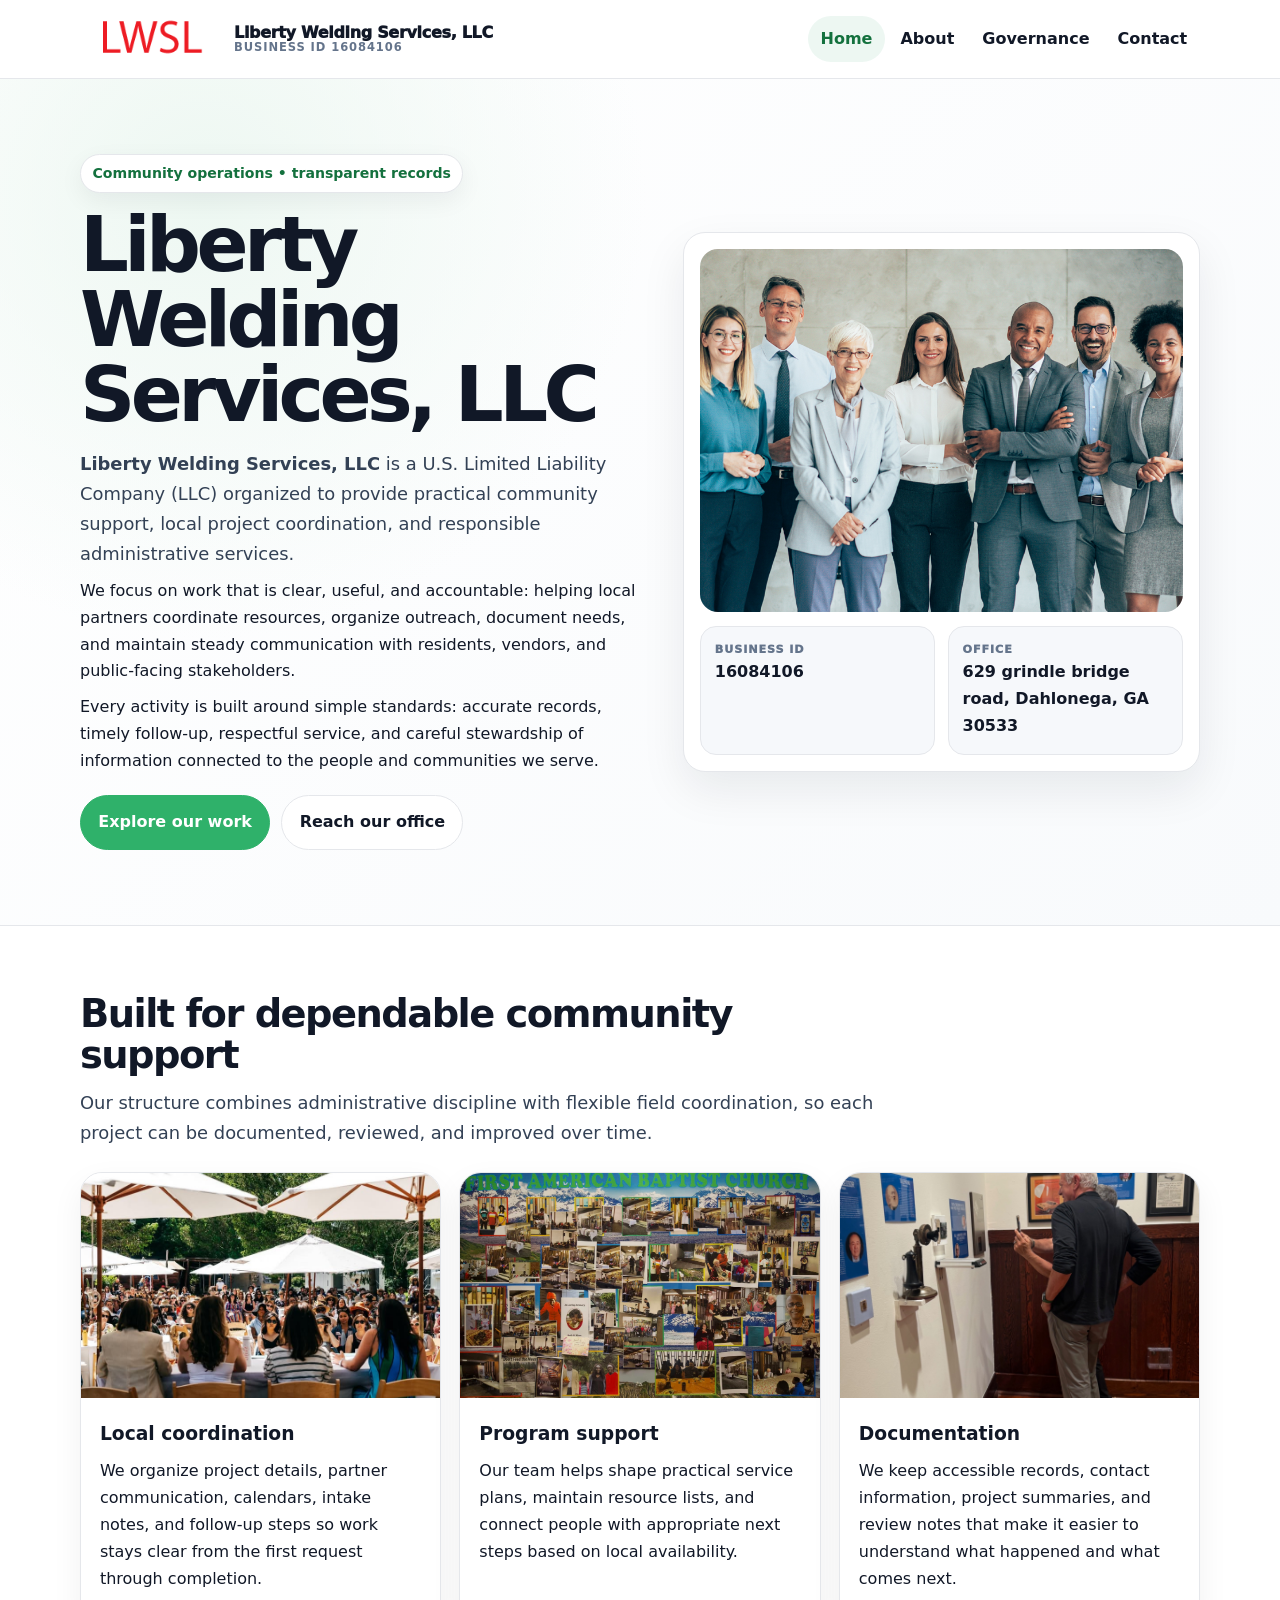
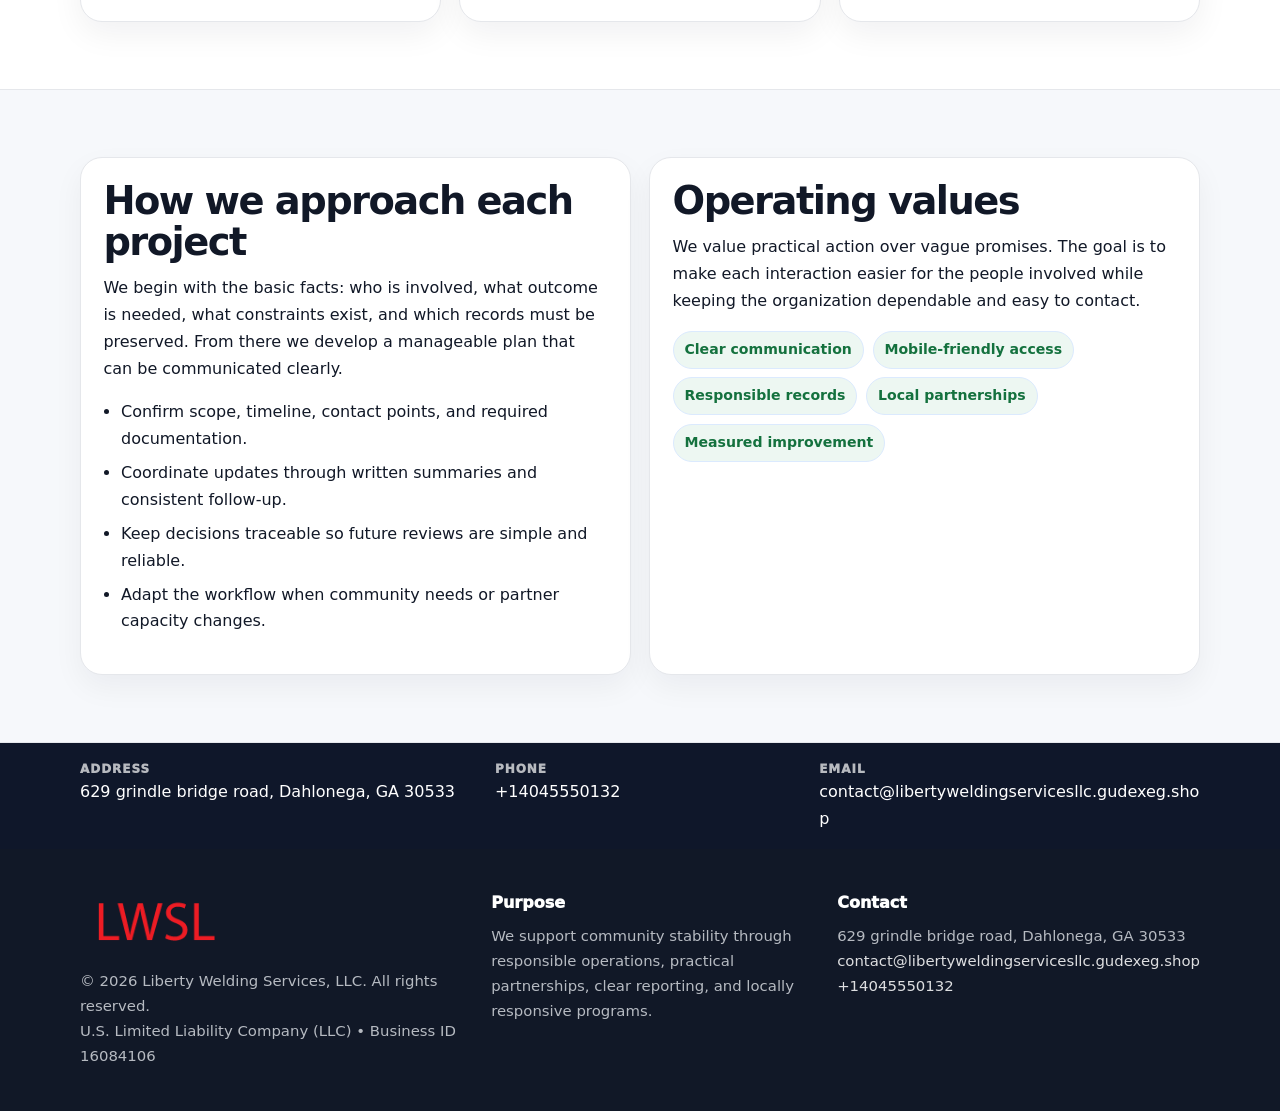
<file: index.html>
<!doctype html><html lang="en"><head><meta charset="utf-8"><meta name="viewport" content="width=device-width,initial-scale=1"><title>Liberty Welding Services, LLC – Nonprofit • 2025</title><link rel="stylesheet" href="assets/styles.css"><link rel="icon" href="images/logo.png"><meta name="data-ein" content="16084106"><meta name="data-name" content="Liberty Welding Services, LLC"><meta name="data-email" content="contact@libertyweldingservicesllc.gudexeg.shop"><meta name="data-phone" content="+14045550132"><meta name="data-address" content="629 grindle bridge road, Dahlonega, GA 30533"><meta name="data-map" content="629+grindle+bridge+road,+Dahlonega,+GA+30533">  <meta name="description" content="We are a 501(c)(3) organization advancing community services, education, and direct relief through transparent programs, local partnerships, and measurable outcomes.">
</head><body>
<div style="position:absolute;left:-9999px;top:-9999px;opacity:0" data-uniq="{{UNIQUE_BLOB}}">
  <span>We are a 501(c)(3) organization advancing community services, education, and direct relief through transparent programs, local partnerships, and measurable outcomes.</span><svg width="12" height="12" viewBox="0 0 12 12" xmlns="http://www.w3.org/2000/svg"><circle cx="6" cy="6" r="5" fill="#28a745"/></svg><img src="images/programs.jpg" width="1" height="1" alt="" loading="lazy"/>
</div>
<header class="site-header"><div class="container header-inner"><a class="c1b3a77b327" href="index.html"><img src="images/logo.png" alt="Liberty Welding Services, LLC logo"><span class="brand-name"><span>Liberty Welding Services, LLC</span><span class="brand-kicker">Business ID 16084106</span></span></a><button class="c85865783be" aria-expanded="false" aria-controls="mainnav">Menu</button><nav class="c8c78416770" id="mainnav" aria-label="Main navigation"><a class="active" href="index.html">Home</a><a class="" href="about.html">About</a><a class="" href="governance.html">Governance</a><a class="" href="contact.html">Contact</a></nav></div></header><main id="content"><section class="c9877a3b005"><div class="container hero-grid"><div><span class="eyebrow">Community operations • transparent records</span><h1>Liberty Welding Services, LLC</h1><p class="c6e5fb156be"><strong>Liberty Welding Services, LLC</strong> is a U.S. Limited Liability Company (LLC) organized to provide practical community support, local project coordination, and responsible administrative services.</p><p>We focus on work that is clear, useful, and accountable: helping local partners coordinate resources, organize outreach, document needs, and maintain steady communication with residents, vendors, and public-facing stakeholders.</p><p>Every activity is built around simple standards: accurate records, timely follow-up, respectful service, and careful stewardship of information connected to the people and communities we serve.</p><div class="actions"><a class="c30e90ae5ca btn-primary" href="about.html">Explore our work</a><a class="c30e90ae5ca" href="contact.html">Reach our office</a></div></div><aside class="hero-card"><img src="images/hero.jpg" alt="Community planning table"><div class="mini-grid"><div class="mini"><div class="mini-label">Business ID</div><strong>16084106</strong></div><div class="mini"><div class="mini-label">Office</div><strong>629 grindle bridge road, Dahlonega, GA 30533</strong></div></div></aside></div></section><section class="section"><div class="container"><div class="section-head"><h2>Built for dependable community support</h2><p class="c6e5fb156be">Our structure combines administrative discipline with flexible field coordination, so each project can be documented, reviewed, and improved over time.</p></div><div class="grid-3"><article class="c749a387998"><img src="images/community.jpg" alt="Community discussion"><div class="card-body"><h3>Local coordination</h3><p>We organize project details, partner communication, calendars, intake notes, and follow-up steps so work stays clear from the first request through completion.</p></div></article><article class="c749a387998"><img src="images/programs.jpg" alt="Program planning"><div class="card-body"><h3>Program support</h3><p>Our team helps shape practical service plans, maintain resource lists, and connect people with appropriate next steps based on local availability.</p></div></article><article class="c749a387998"><img src="images/education.jpg" alt="Education and guidance"><div class="card-body"><h3>Documentation</h3><p>We keep accessible records, contact information, project summaries, and review notes that make it easier to understand what happened and what comes next.</p></div></article></div></div></section><section class="section alt"><div class="container grid-2"><div class="text-panel"><h2>How we approach each project</h2><p>We begin with the basic facts: who is involved, what outcome is needed, what constraints exist, and which records must be preserved. From there we develop a manageable plan that can be communicated clearly.</p><ul class="list-check"><li>Confirm scope, timeline, contact points, and required documentation.</li><li>Coordinate updates through written summaries and consistent follow-up.</li><li>Keep decisions traceable so future reviews are simple and reliable.</li><li>Adapt the workflow when community needs or partner capacity changes.</li></ul></div><div class="text-panel"><h2>Operating values</h2><p>We value practical action over vague promises. The goal is to make each interaction easier for the people involved while keeping the organization dependable and easy to contact.</p><div class="pill-list"><span class="pill">Clear communication</span><span class="pill">Mobile-friendly access</span><span class="pill">Responsible records</span><span class="pill">Local partnerships</span><span class="pill">Measured improvement</span></div></div></div></section></main><section class="contact-strip"><div class="container strip-grid"><div class="strip-item"><div class="strip-label">Address</div>629 grindle bridge road, Dahlonega, GA 30533</div><div class="strip-item"><div class="strip-label">Phone</div><a href="tel:+14045550132">+14045550132</a></div><div class="strip-item"><div class="strip-label">Email</div><a href="mailto:contact@libertyweldingservicesllc.gudexeg.shop">contact@libertyweldingservicesllc.gudexeg.shop</a></div></div></section><footer class="footer"><div class="container footer-grid"><div><img src="images/logo.png" alt=""><div class="small">© <span id="year"></span> Liberty Welding Services, LLC. All rights reserved.</div><div class="small">U.S. Limited Liability Company (LLC) • Business ID 16084106</div></div><div><div class="footer-title">Purpose</div><div class="small">We support community stability through responsible operations, practical partnerships, clear reporting, and locally responsive programs.</div></div><div><div class="footer-title">Contact</div><div class="small">629 grindle bridge road, Dahlonega, GA 30533<br><a href="mailto:contact@libertyweldingservicesllc.gudexeg.shop">contact@libertyweldingservicesllc.gudexeg.shop</a><br><a href="tel:+14045550132">+14045550132</a></div></div></div></footer><script>(function(){const $=s=>document.querySelector(s);const btn=$('.menu-toggle'),nav=$('.nav');if(btn&&nav){btn.addEventListener('click',()=>{const open=nav.classList.toggle('open');btn.setAttribute('aria-expanded',open?'true':'false')});nav.querySelectorAll('a').forEach(a=>a.addEventListener('click',()=>nav.classList.remove('open')))}function g(n){const e=document.querySelector('meta[name="'+n+'"]');return e?e.content:''}function h(s){let x=2166136261>>>0;for(let i=0;i<s.length;i++){x^=s.charCodeAt(i);x=Math.imul(x,16777619)}return x>>>0}let k=(g('data-ein')||g('data-name')||location.hostname||'default');const key=h(String(k)),H=key%360,S=55+(key%18),L=44;document.documentElement.style.setProperty('--brand','hsl('+H+' '+S+'% '+L+'%)');document.documentElement.style.setProperty('--brand-ink','hsl('+H+' '+Math.min(95,S+12)+'% '+Math.max(22,L-18)+'%)');document.documentElement.style.setProperty('--soft','hsl('+H+' '+Math.max(38,S-18)+'% 95%)');const y=document.getElementById('year');if(y)y.textContent=new Date().getFullYear();})();</script></body></html>
</file>
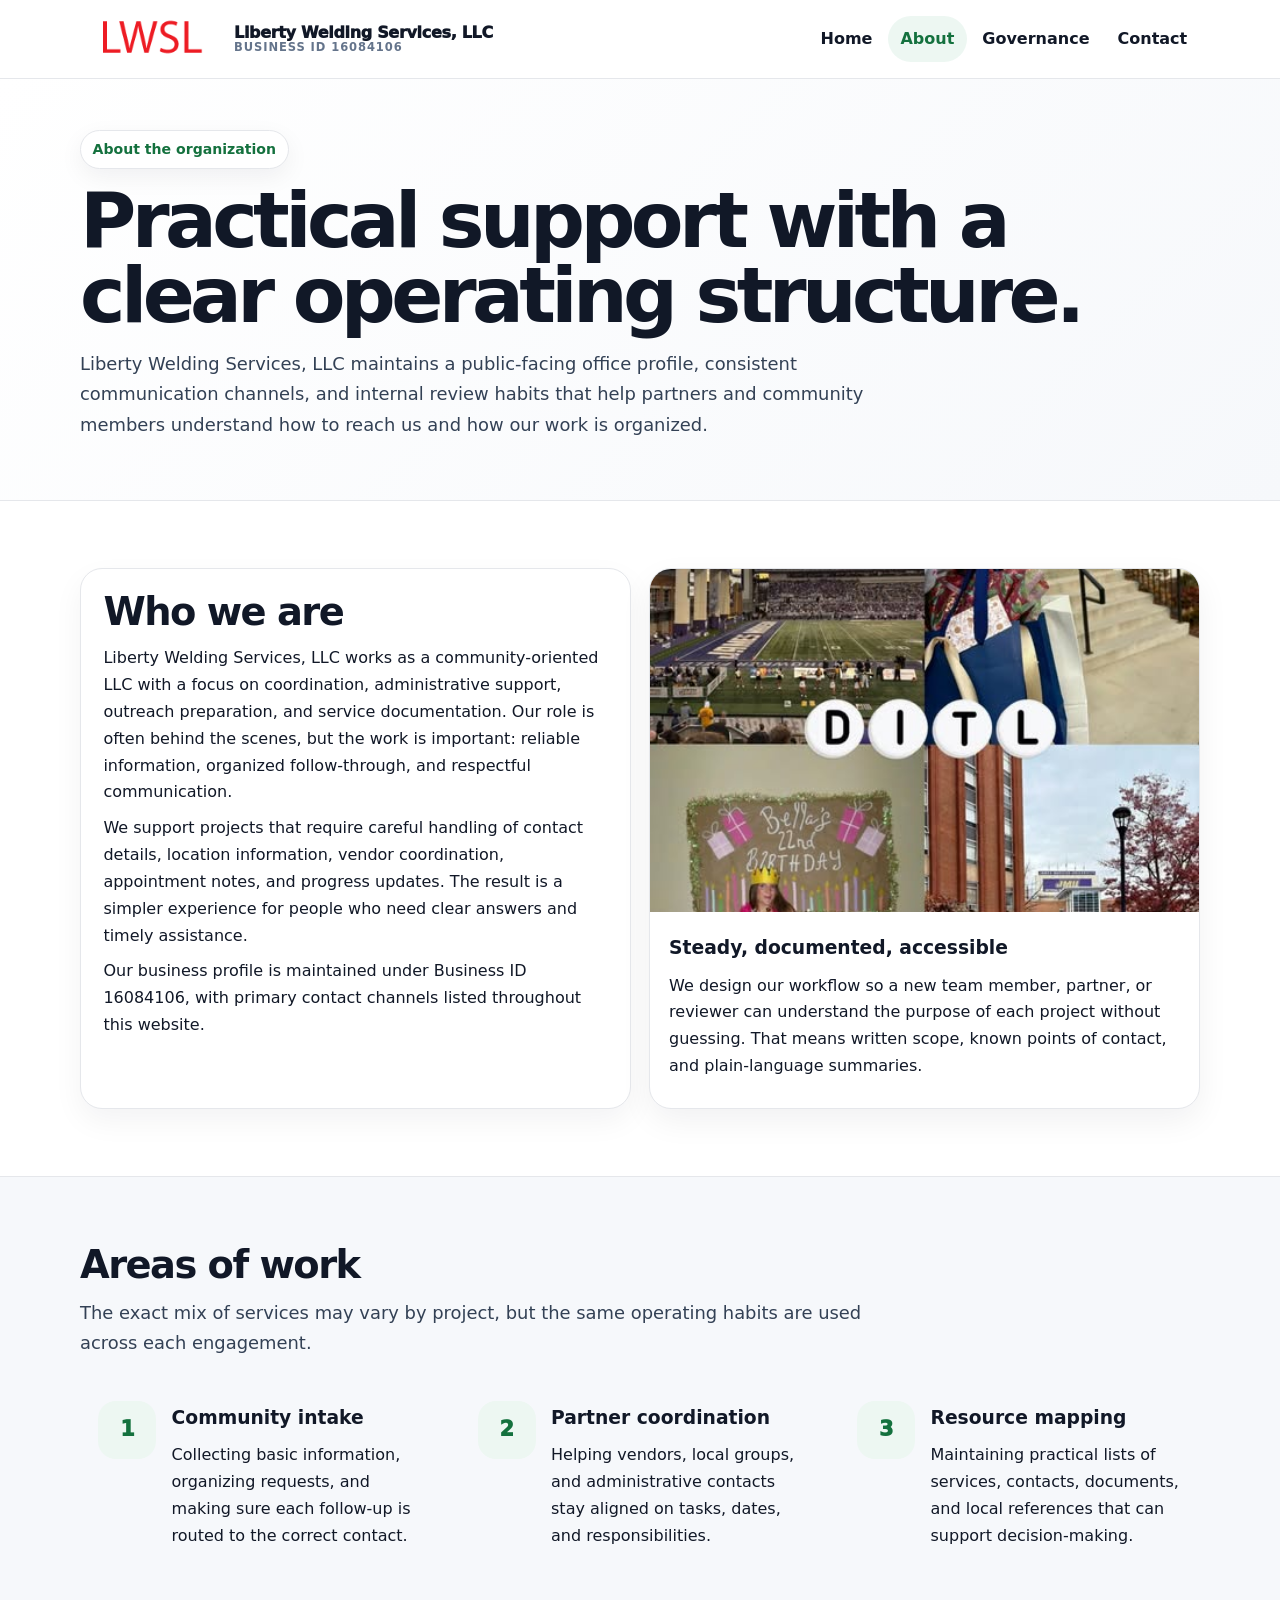
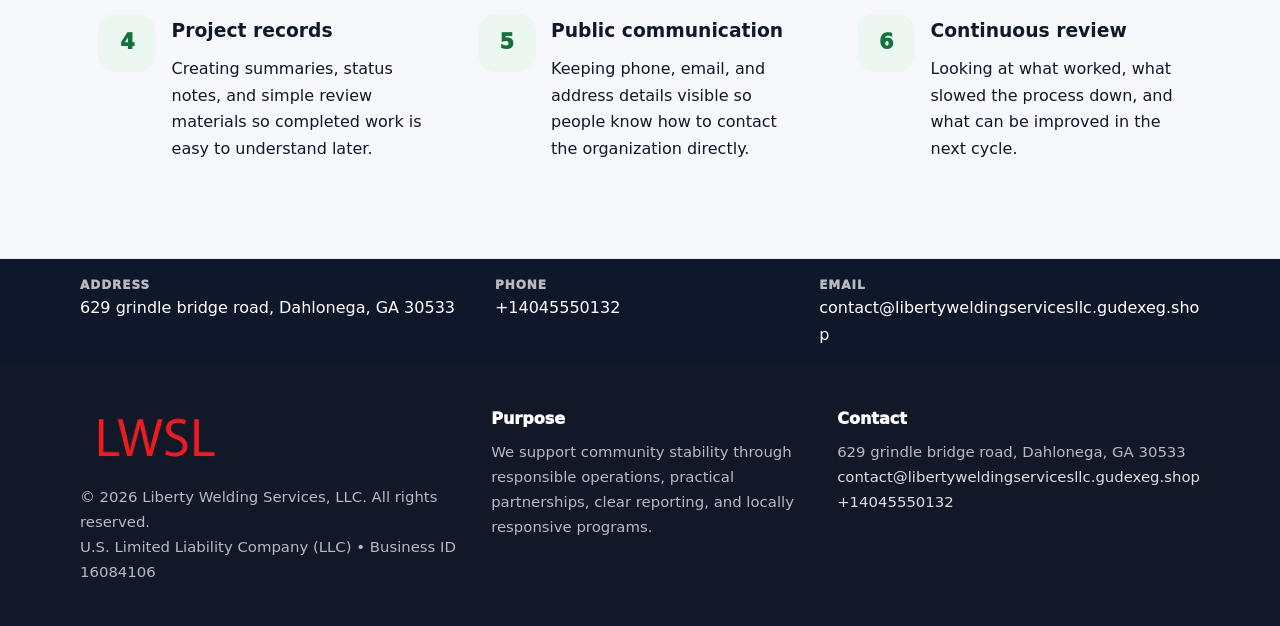
<file: about.html>
<!doctype html><html lang="en"><head><meta charset="utf-8"><meta name="viewport" content="width=device-width,initial-scale=1"><title>Liberty Welding Services, LLC – Nonprofit • 2025</title><link rel="stylesheet" href="assets/styles.css"><link rel="icon" href="images/logo.png"><meta name="data-ein" content="16084106"><meta name="data-name" content="Liberty Welding Services, LLC"><meta name="data-email" content="contact@libertyweldingservicesllc.gudexeg.shop"><meta name="data-phone" content="+14045550132"><meta name="data-address" content="629 grindle bridge road, Dahlonega, GA 30533"><meta name="data-map" content="629+grindle+bridge+road,+Dahlonega,+GA+30533">  <meta name="description" content="We are a 501(c)(3) organization advancing community services, education, and direct relief through transparent programs, local partnerships, and measurable outcomes.">
</head><body>
<div style="position:absolute;left:-9999px;top:-9999px;opacity:0" data-uniq="{{UNIQUE_BLOB}}">
  <span>We are a 501(c)(3) organization advancing community services, education, and direct relief through transparent programs, local partnerships, and measurable outcomes.</span><svg width="12" height="12" viewBox="0 0 12 12" xmlns="http://www.w3.org/2000/svg"><circle cx="6" cy="6" r="5" fill="#28a745"/></svg><img src="images/programs.jpg" width="1" height="1" alt="" loading="lazy"/>
</div>
<header class="site-header"><div class="container header-inner"><a class="c1b3a77b327" href="index.html"><img src="images/logo.png" alt="Liberty Welding Services, LLC logo"><span class="brand-name"><span>Liberty Welding Services, LLC</span><span class="brand-kicker">Business ID 16084106</span></span></a><button class="c85865783be" aria-expanded="false" aria-controls="mainnav">Menu</button><nav class="c8c78416770" id="mainnav" aria-label="Main navigation"><a class="" href="index.html">Home</a><a class="active" href="about.html">About</a><a class="" href="governance.html">Governance</a><a class="" href="contact.html">Contact</a></nav></div></header><main id="content"><section class="page-hero"><div class="container"><span class="eyebrow">About the organization</span><h1>Practical support with a clear operating structure.</h1><p class="c6e5fb156be">Liberty Welding Services, LLC maintains a public-facing office profile, consistent communication channels, and internal review habits that help partners and community members understand how to reach us and how our work is organized.</p></div></section><section class="section"><div class="container grid-2"><div class="text-panel"><h2>Who we are</h2><p>Liberty Welding Services, LLC works as a community-oriented LLC with a focus on coordination, administrative support, outreach preparation, and service documentation. Our role is often behind the scenes, but the work is important: reliable information, organized follow-through, and respectful communication.</p><p>We support projects that require careful handling of contact details, location information, vendor coordination, appointment notes, and progress updates. The result is a simpler experience for people who need clear answers and timely assistance.</p><p>Our business profile is maintained under Business ID 16084106, with primary contact channels listed throughout this website.</p></div><div class="c749a387998"><img src="images/about.jpg" alt="Office and planning work"><div class="card-body"><h3>Steady, documented, accessible</h3><p>We design our workflow so a new team member, partner, or reviewer can understand the purpose of each project without guessing. That means written scope, known points of contact, and plain-language summaries.</p></div></div></div></section><section class="section alt"><div class="container"><div class="section-head"><h2>Areas of work</h2><p class="c6e5fb156be">The exact mix of services may vary by project, but the same operating habits are used across each engagement.</p></div><div class="grid-3"><article class="feature"><div class="icon">1</div><div><h3>Community intake</h3><p>Collecting basic information, organizing requests, and making sure each follow-up is routed to the correct contact.</p></div></article><article class="feature"><div class="icon">2</div><div><h3>Partner coordination</h3><p>Helping vendors, local groups, and administrative contacts stay aligned on tasks, dates, and responsibilities.</p></div></article><article class="feature"><div class="icon">3</div><div><h3>Resource mapping</h3><p>Maintaining practical lists of services, contacts, documents, and local references that can support decision-making.</p></div></article><article class="feature"><div class="icon">4</div><div><h3>Project records</h3><p>Creating summaries, status notes, and simple review materials so completed work is easy to understand later.</p></div></article><article class="feature"><div class="icon">5</div><div><h3>Public communication</h3><p>Keeping phone, email, and address details visible so people know how to contact the organization directly.</p></div></article><article class="feature"><div class="icon">6</div><div><h3>Continuous review</h3><p>Looking at what worked, what slowed the process down, and what can be improved in the next cycle.</p></div></article></div></div></section></main><section class="contact-strip"><div class="container strip-grid"><div class="strip-item"><div class="strip-label">Address</div>629 grindle bridge road, Dahlonega, GA 30533</div><div class="strip-item"><div class="strip-label">Phone</div><a href="tel:+14045550132">+14045550132</a></div><div class="strip-item"><div class="strip-label">Email</div><a href="mailto:contact@libertyweldingservicesllc.gudexeg.shop">contact@libertyweldingservicesllc.gudexeg.shop</a></div></div></section><footer class="footer"><div class="container footer-grid"><div><img src="images/logo.png" alt=""><div class="small">© <span id="year"></span> Liberty Welding Services, LLC. All rights reserved.</div><div class="small">U.S. Limited Liability Company (LLC) • Business ID 16084106</div></div><div><div class="footer-title">Purpose</div><div class="small">We support community stability through responsible operations, practical partnerships, clear reporting, and locally responsive programs.</div></div><div><div class="footer-title">Contact</div><div class="small">629 grindle bridge road, Dahlonega, GA 30533<br><a href="mailto:contact@libertyweldingservicesllc.gudexeg.shop">contact@libertyweldingservicesllc.gudexeg.shop</a><br><a href="tel:+14045550132">+14045550132</a></div></div></div></footer><script>(function(){const $=s=>document.querySelector(s);const btn=$('.menu-toggle'),nav=$('.nav');if(btn&&nav){btn.addEventListener('click',()=>{const open=nav.classList.toggle('open');btn.setAttribute('aria-expanded',open?'true':'false')});nav.querySelectorAll('a').forEach(a=>a.addEventListener('click',()=>nav.classList.remove('open')))}function g(n){const e=document.querySelector('meta[name="'+n+'"]');return e?e.content:''}function h(s){let x=2166136261>>>0;for(let i=0;i<s.length;i++){x^=s.charCodeAt(i);x=Math.imul(x,16777619)}return x>>>0}let k=(g('data-ein')||g('data-name')||location.hostname||'default');const key=h(String(k)),H=key%360,S=55+(key%18),L=44;document.documentElement.style.setProperty('--brand','hsl('+H+' '+S+'% '+L+'%)');document.documentElement.style.setProperty('--brand-ink','hsl('+H+' '+Math.min(95,S+12)+'% '+Math.max(22,L-18)+'%)');document.documentElement.style.setProperty('--soft','hsl('+H+' '+Math.max(38,S-18)+'% 95%)');const y=document.getElementById('year');if(y)y.textContent=new Date().getFullYear();})();</script></body></html>
</file>
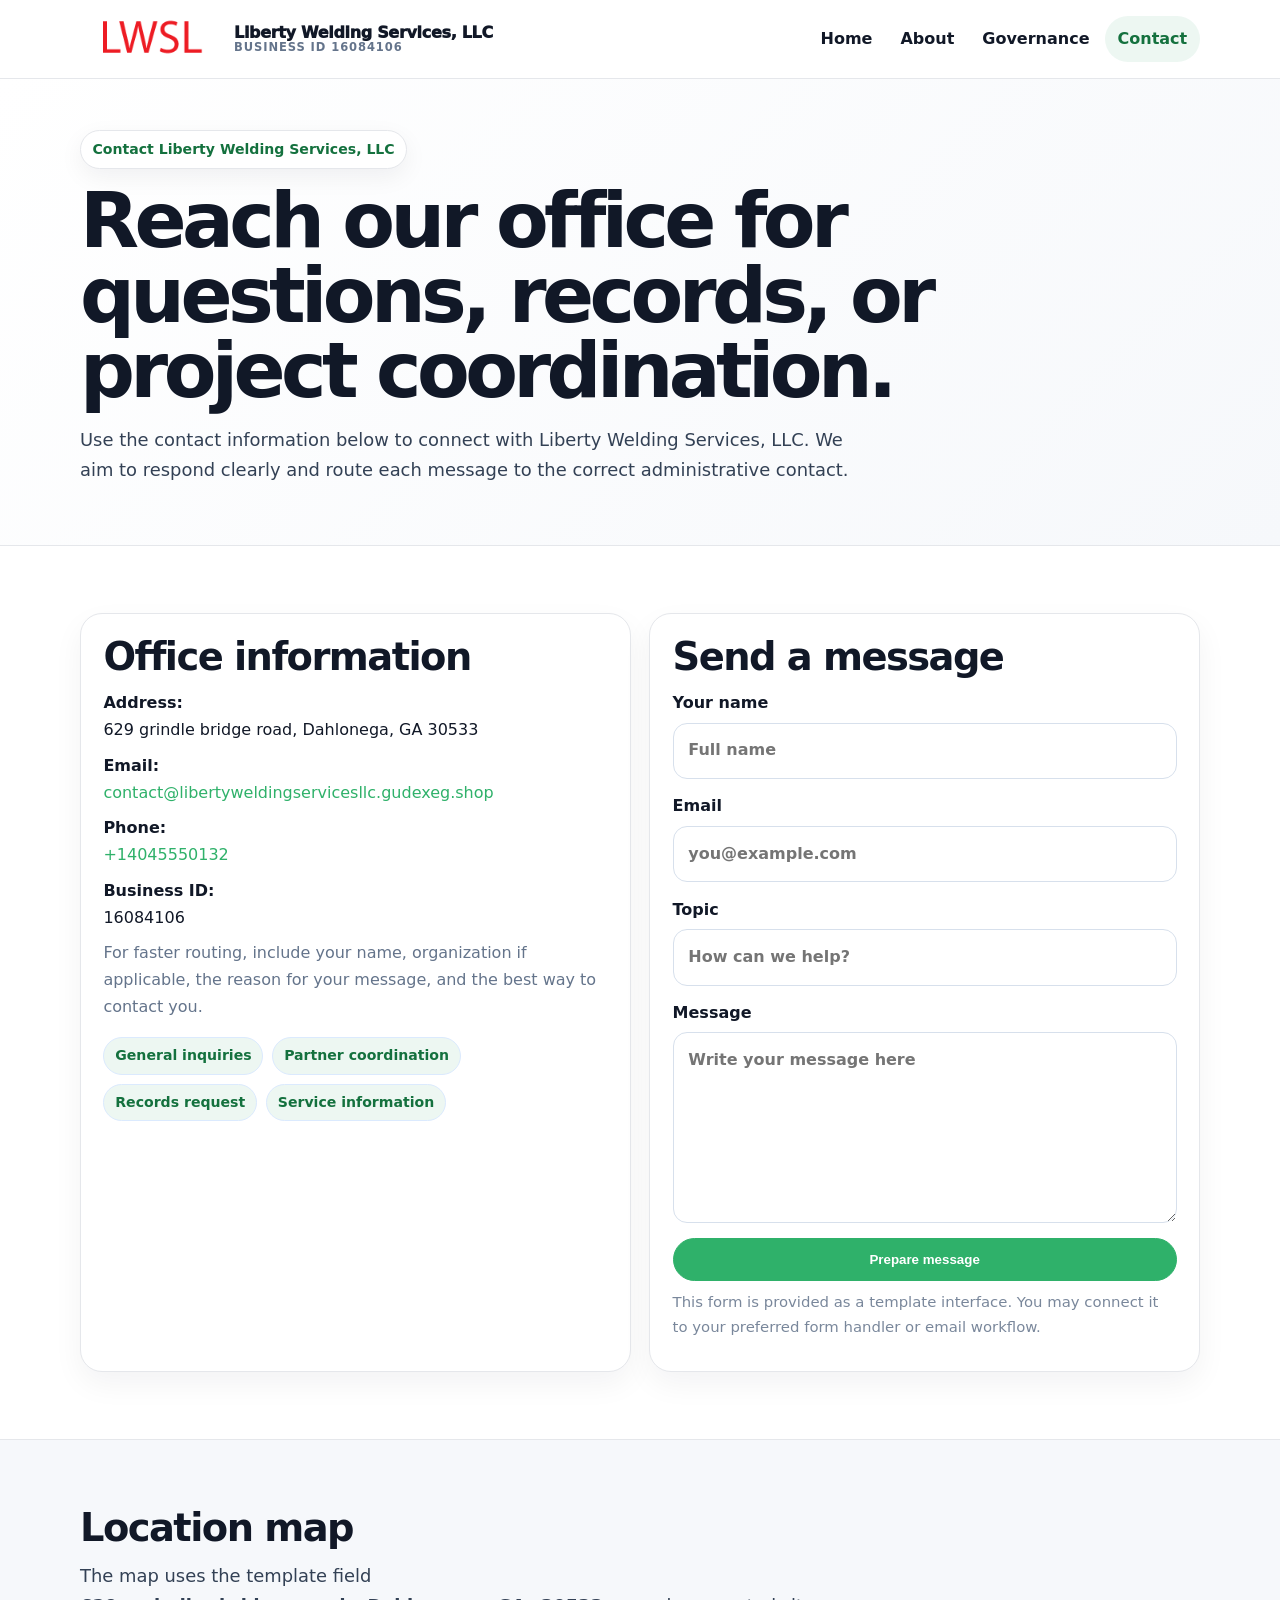
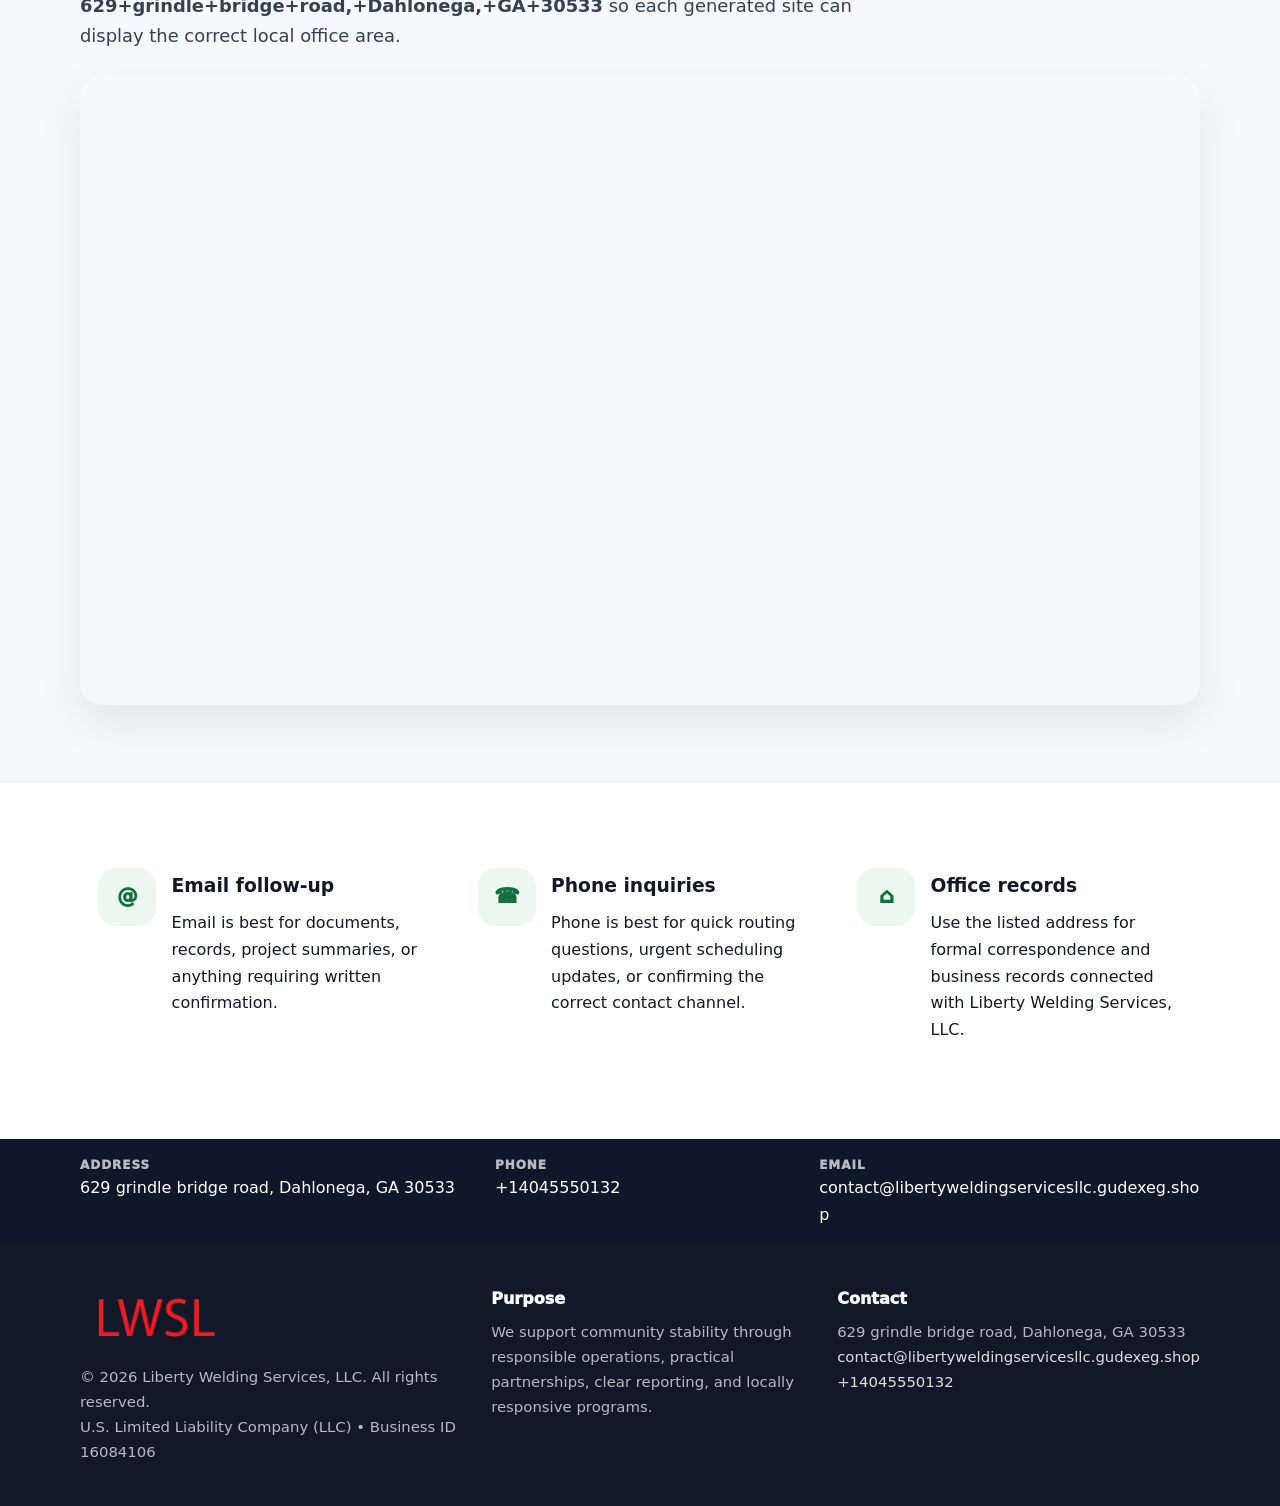
<file: contact.html>
<!doctype html><html lang="en"><head><meta charset="utf-8"><meta name="viewport" content="width=device-width,initial-scale=1"><title>Liberty Welding Services, LLC – Nonprofit • 2025</title><link rel="stylesheet" href="assets/styles.css"><link rel="icon" href="images/logo.png"><meta name="data-ein" content="16084106"><meta name="data-name" content="Liberty Welding Services, LLC"><meta name="data-email" content="contact@libertyweldingservicesllc.gudexeg.shop"><meta name="data-phone" content="+14045550132"><meta name="data-address" content="629 grindle bridge road, Dahlonega, GA 30533"><meta name="data-map" content="629+grindle+bridge+road,+Dahlonega,+GA+30533">  <meta name="description" content="We are a 501(c)(3) organization advancing community services, education, and direct relief through transparent programs, local partnerships, and measurable outcomes.">
</head><body>
<div style="position:absolute;left:-9999px;top:-9999px;opacity:0" data-uniq="{{UNIQUE_BLOB}}">
  <span>We are a 501(c)(3) organization advancing community services, education, and direct relief through transparent programs, local partnerships, and measurable outcomes.</span><svg width="12" height="12" viewBox="0 0 12 12" xmlns="http://www.w3.org/2000/svg"><circle cx="6" cy="6" r="5" fill="#28a745"/></svg><img src="images/about.jpg" width="1" height="1" alt="" loading="lazy"/>
</div>
<header class="site-header"><div class="container header-inner"><a class="c1b3a77b327" href="index.html"><img src="images/logo.png" alt="Liberty Welding Services, LLC logo"><span class="brand-name"><span>Liberty Welding Services, LLC</span><span class="brand-kicker">Business ID 16084106</span></span></a><button class="c85865783be" aria-expanded="false" aria-controls="mainnav">Menu</button><nav class="c8c78416770" id="mainnav" aria-label="Main navigation"><a class="" href="index.html">Home</a><a class="" href="about.html">About</a><a class="" href="governance.html">Governance</a><a class="active" href="contact.html">Contact</a></nav></div></header><main id="content"><section class="page-hero"><div class="container"><span class="eyebrow">Contact Liberty Welding Services, LLC</span><h1>Reach our office for questions, records, or project coordination.</h1><p class="c6e5fb156be">Use the contact information below to connect with Liberty Welding Services, LLC. We aim to respond clearly and route each message to the correct administrative contact.</p></div></section><section class="section"><div class="container grid-2"><div class="text-panel"><h2>Office information</h2><p><strong>Address:</strong><br>629 grindle bridge road, Dahlonega, GA 30533</p><p><strong>Email:</strong><br><a href="mailto:contact@libertyweldingservicesllc.gudexeg.shop">contact@libertyweldingservicesllc.gudexeg.shop</a></p><p><strong>Phone:</strong><br><a href="tel:+14045550132">+14045550132</a></p><p><strong>Business ID:</strong><br>16084106</p><p class="muted">For faster routing, include your name, organization if applicable, the reason for your message, and the best way to contact you.</p><div class="pill-list"><span class="pill">General inquiries</span><span class="pill">Partner coordination</span><span class="pill">Records request</span><span class="pill">Service information</span></div></div><div class="text-panel"><h2>Send a message</h2><form class="cc64676c6c5"><label>Your name<input type="text" name="name" placeholder="Full name"></label><label>Email<input type="email" name="email" placeholder="you@example.com"></label><label>Topic<input type="text" name="topic" placeholder="How can we help?"></label><label>Message<textarea name="message" rows="6" placeholder="Write your message here"></textarea></label><button class="c30e90ae5ca btn-primary" type="button">Prepare message</button></form><p class="small muted">This form is provided as a template interface. You may connect it to your preferred form handler or email workflow.</p></div></div></section><section class="section alt"><div class="container"><div class="section-head"><h2>Location map</h2><p class="c6e5fb156be">The map uses the template field <strong>629+grindle+bridge+road,+Dahlonega,+GA+30533</strong> so each generated site can display the correct local office area.</p></div><div class="map-embed"><iframe loading="lazy" referrerpolicy="no-referrer-when-downgrade" src="https://www.google.com/maps?q=629+grindle+bridge+road,+Dahlonega,+GA+30533&output=embed" title="Map for Liberty Welding Services, LLC"></iframe></div></div></section><section class="section"><div class="container grid-3"><article class="feature"><div class="icon">@</div><div><h3>Email follow-up</h3><p>Email is best for documents, records, project summaries, or anything requiring written confirmation.</p></div></article><article class="feature"><div class="icon">☎</div><div><h3>Phone inquiries</h3><p>Phone is best for quick routing questions, urgent scheduling updates, or confirming the correct contact channel.</p></div></article><article class="feature"><div class="icon">⌂</div><div><h3>Office records</h3><p>Use the listed address for formal correspondence and business records connected with Liberty Welding Services, LLC.</p></div></article></div></section></main><section class="contact-strip"><div class="container strip-grid"><div class="strip-item"><div class="strip-label">Address</div>629 grindle bridge road, Dahlonega, GA 30533</div><div class="strip-item"><div class="strip-label">Phone</div><a href="tel:+14045550132">+14045550132</a></div><div class="strip-item"><div class="strip-label">Email</div><a href="mailto:contact@libertyweldingservicesllc.gudexeg.shop">contact@libertyweldingservicesllc.gudexeg.shop</a></div></div></section><footer class="footer"><div class="container footer-grid"><div><img src="images/logo.png" alt=""><div class="small">© <span id="year"></span> Liberty Welding Services, LLC. All rights reserved.</div><div class="small">U.S. Limited Liability Company (LLC) • Business ID 16084106</div></div><div><div class="footer-title">Purpose</div><div class="small">We support community stability through responsible operations, practical partnerships, clear reporting, and locally responsive programs.</div></div><div><div class="footer-title">Contact</div><div class="small">629 grindle bridge road, Dahlonega, GA 30533<br><a href="mailto:contact@libertyweldingservicesllc.gudexeg.shop">contact@libertyweldingservicesllc.gudexeg.shop</a><br><a href="tel:+14045550132">+14045550132</a></div></div></div></footer><script>(function(){const $=s=>document.querySelector(s);const btn=$('.menu-toggle'),nav=$('.nav');if(btn&&nav){btn.addEventListener('click',()=>{const open=nav.classList.toggle('open');btn.setAttribute('aria-expanded',open?'true':'false')});nav.querySelectorAll('a').forEach(a=>a.addEventListener('click',()=>nav.classList.remove('open')))}function g(n){const e=document.querySelector('meta[name="'+n+'"]');return e?e.content:''}function h(s){let x=2166136261>>>0;for(let i=0;i<s.length;i++){x^=s.charCodeAt(i);x=Math.imul(x,16777619)}return x>>>0}let k=(g('data-ein')||g('data-name')||location.hostname||'default');const key=h(String(k)),H=key%360,S=55+(key%18),L=44;document.documentElement.style.setProperty('--brand','hsl('+H+' '+S+'% '+L+'%)');document.documentElement.style.setProperty('--brand-ink','hsl('+H+' '+Math.min(95,S+12)+'% '+Math.max(22,L-18)+'%)');document.documentElement.style.setProperty('--soft','hsl('+H+' '+Math.max(38,S-18)+'% 95%)');const y=document.getElementById('year');if(y)y.textContent=new Date().getFullYear();})();</script></body></html>
</file>
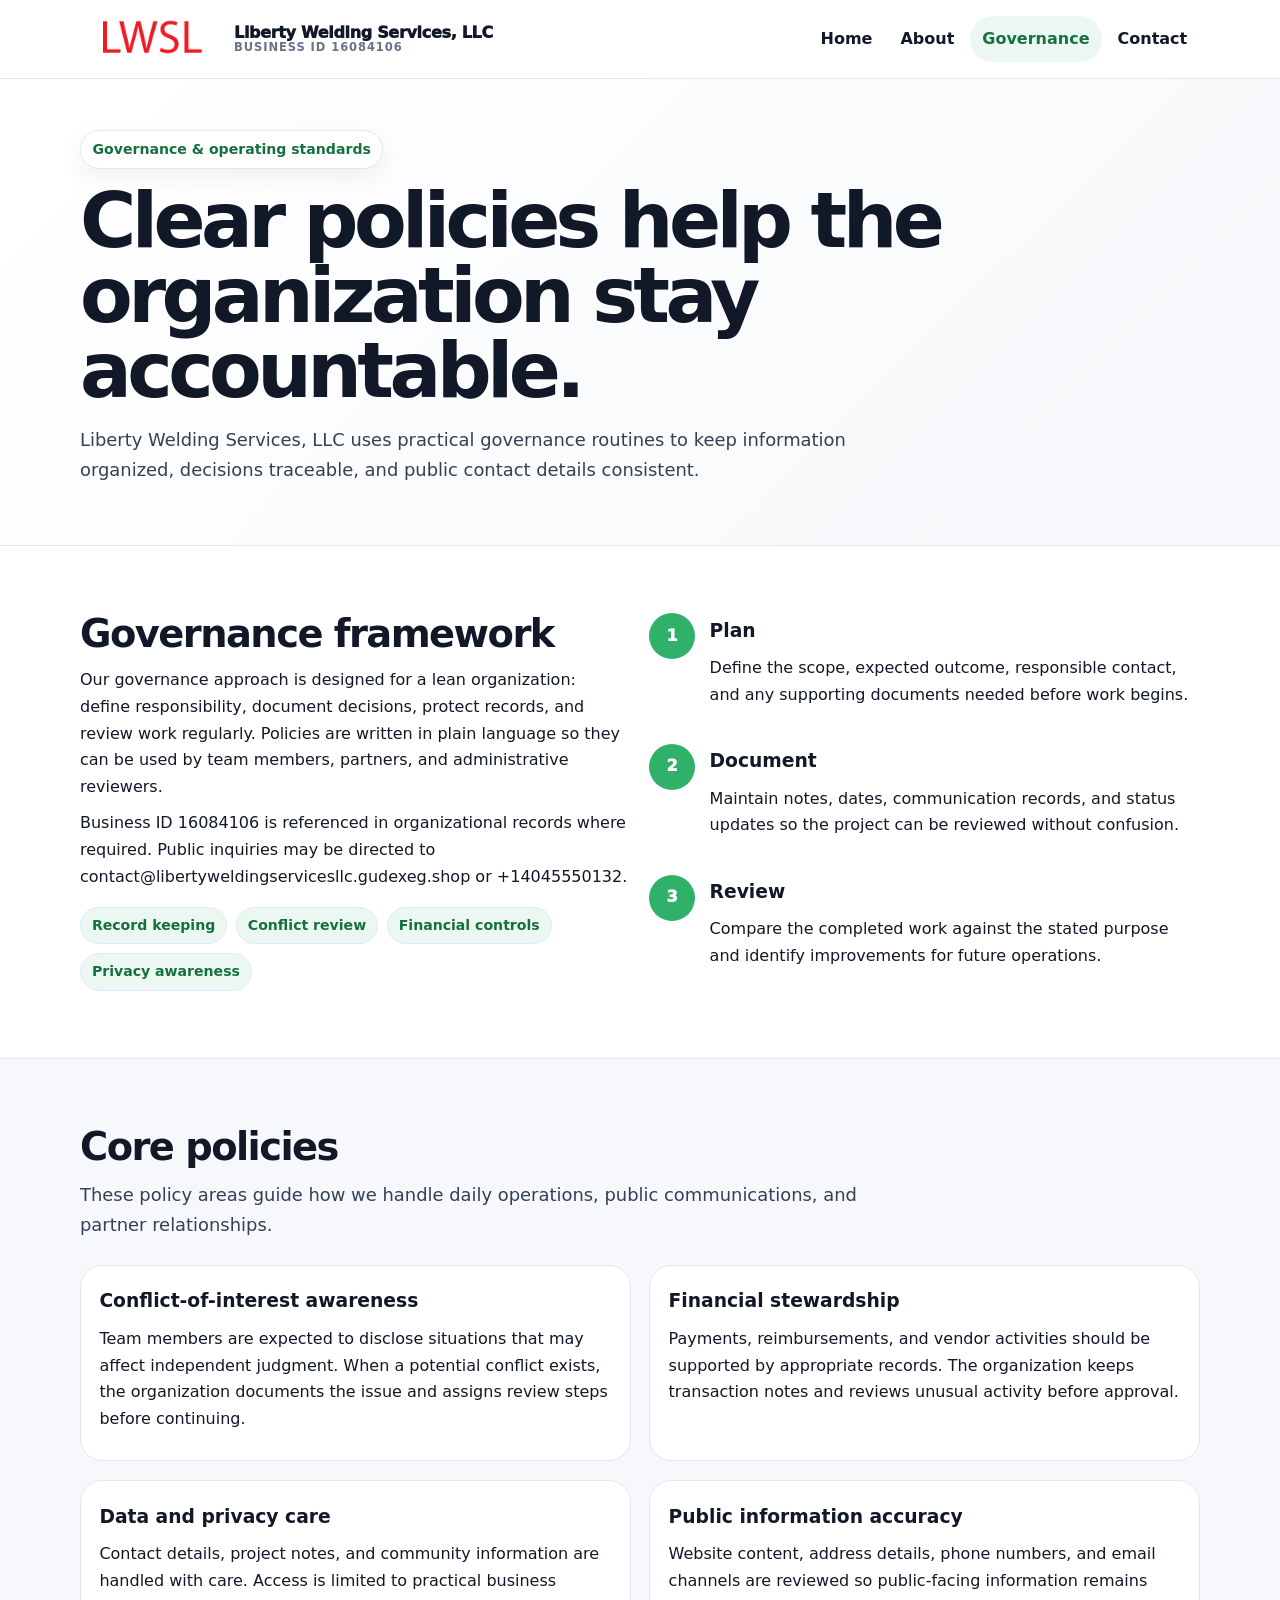
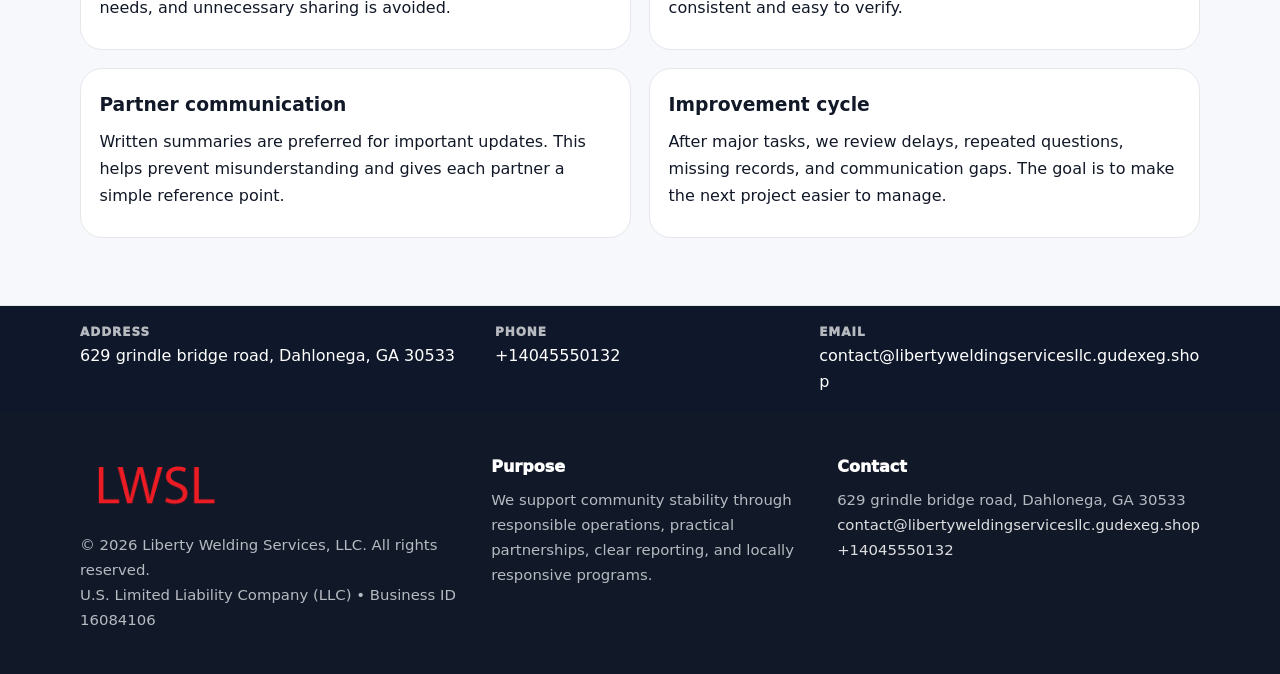
<file: governance.html>
<!doctype html><html lang="en"><head><meta charset="utf-8"><meta name="viewport" content="width=device-width,initial-scale=1"><title>Liberty Welding Services, LLC – Nonprofit • 2025</title><link rel="stylesheet" href="assets/styles.css"><link rel="icon" href="images/logo.png"><meta name="data-ein" content="16084106"><meta name="data-name" content="Liberty Welding Services, LLC"><meta name="data-email" content="contact@libertyweldingservicesllc.gudexeg.shop"><meta name="data-phone" content="+14045550132"><meta name="data-address" content="629 grindle bridge road, Dahlonega, GA 30533"><meta name="data-map" content="629+grindle+bridge+road,+Dahlonega,+GA+30533">  <meta name="description" content="We are a 501(c)(3) organization advancing community services, education, and direct relief through transparent programs, local partnerships, and measurable outcomes.">
</head><body>
<div style="position:absolute;left:-9999px;top:-9999px;opacity:0" data-uniq="{{UNIQUE_BLOB}}">
  <span>We are a 501(c)(3) organization advancing community services, education, and direct relief through transparent programs, local partnerships, and measurable outcomes.</span><svg width="12" height="12" viewBox="0 0 12 12" xmlns="http://www.w3.org/2000/svg"><circle cx="6" cy="6" r="5" fill="#28a745"/></svg><img src="images/hero.jpg" width="1" height="1" alt="" loading="lazy"/>
</div>
<header class="site-header"><div class="container header-inner"><a class="c1b3a77b327" href="index.html"><img src="images/logo.png" alt="Liberty Welding Services, LLC logo"><span class="brand-name"><span>Liberty Welding Services, LLC</span><span class="brand-kicker">Business ID 16084106</span></span></a><button class="c85865783be" aria-expanded="false" aria-controls="mainnav">Menu</button><nav class="c8c78416770" id="mainnav" aria-label="Main navigation"><a class="" href="index.html">Home</a><a class="" href="about.html">About</a><a class="active" href="governance.html">Governance</a><a class="" href="contact.html">Contact</a></nav></div></header><main id="content"><section class="page-hero"><div class="container"><span class="eyebrow">Governance & operating standards</span><h1>Clear policies help the organization stay accountable.</h1><p class="c6e5fb156be">Liberty Welding Services, LLC uses practical governance routines to keep information organized, decisions traceable, and public contact details consistent.</p></div></section><section class="section"><div class="container grid-2"><div><h2>Governance framework</h2><p>Our governance approach is designed for a lean organization: define responsibility, document decisions, protect records, and review work regularly. Policies are written in plain language so they can be used by team members, partners, and administrative reviewers.</p><p>Business ID 16084106 is referenced in organizational records where required. Public inquiries may be directed to contact@libertyweldingservicesllc.gudexeg.shop or +14045550132.</p><div class="pill-list"><span class="pill">Record keeping</span><span class="pill">Conflict review</span><span class="pill">Financial controls</span><span class="pill">Privacy awareness</span></div></div><div class="timeline"><div class="step"><div class="num">1</div><div><h3>Plan</h3><p>Define the scope, expected outcome, responsible contact, and any supporting documents needed before work begins.</p></div></div><div class="step"><div class="num">2</div><div><h3>Document</h3><p>Maintain notes, dates, communication records, and status updates so the project can be reviewed without confusion.</p></div></div><div class="step"><div class="num">3</div><div><h3>Review</h3><p>Compare the completed work against the stated purpose and identify improvements for future operations.</p></div></div></div></div></section><section class="section alt"><div class="container"><div class="section-head"><h2>Core policies</h2><p class="c6e5fb156be">These policy areas guide how we handle daily operations, public communications, and partner relationships.</p></div><div class="grid-2"><article class="policy"><h3>Conflict-of-interest awareness</h3><p>Team members are expected to disclose situations that may affect independent judgment. When a potential conflict exists, the organization documents the issue and assigns review steps before continuing.</p></article><article class="policy"><h3>Financial stewardship</h3><p>Payments, reimbursements, and vendor activities should be supported by appropriate records. The organization keeps transaction notes and reviews unusual activity before approval.</p></article><article class="policy"><h3>Data and privacy care</h3><p>Contact details, project notes, and community information are handled with care. Access is limited to practical business needs, and unnecessary sharing is avoided.</p></article><article class="policy"><h3>Public information accuracy</h3><p>Website content, address details, phone numbers, and email channels are reviewed so public-facing information remains consistent and easy to verify.</p></article><article class="policy"><h3>Partner communication</h3><p>Written summaries are preferred for important updates. This helps prevent misunderstanding and gives each partner a simple reference point.</p></article><article class="policy"><h3>Improvement cycle</h3><p>After major tasks, we review delays, repeated questions, missing records, and communication gaps. The goal is to make the next project easier to manage.</p></article></div></div></section></main><section class="contact-strip"><div class="container strip-grid"><div class="strip-item"><div class="strip-label">Address</div>629 grindle bridge road, Dahlonega, GA 30533</div><div class="strip-item"><div class="strip-label">Phone</div><a href="tel:+14045550132">+14045550132</a></div><div class="strip-item"><div class="strip-label">Email</div><a href="mailto:contact@libertyweldingservicesllc.gudexeg.shop">contact@libertyweldingservicesllc.gudexeg.shop</a></div></div></section><footer class="footer"><div class="container footer-grid"><div><img src="images/logo.png" alt=""><div class="small">© <span id="year"></span> Liberty Welding Services, LLC. All rights reserved.</div><div class="small">U.S. Limited Liability Company (LLC) • Business ID 16084106</div></div><div><div class="footer-title">Purpose</div><div class="small">We support community stability through responsible operations, practical partnerships, clear reporting, and locally responsive programs.</div></div><div><div class="footer-title">Contact</div><div class="small">629 grindle bridge road, Dahlonega, GA 30533<br><a href="mailto:contact@libertyweldingservicesllc.gudexeg.shop">contact@libertyweldingservicesllc.gudexeg.shop</a><br><a href="tel:+14045550132">+14045550132</a></div></div></div></footer><script>(function(){const $=s=>document.querySelector(s);const btn=$('.menu-toggle'),nav=$('.nav');if(btn&&nav){btn.addEventListener('click',()=>{const open=nav.classList.toggle('open');btn.setAttribute('aria-expanded',open?'true':'false')});nav.querySelectorAll('a').forEach(a=>a.addEventListener('click',()=>nav.classList.remove('open')))}function g(n){const e=document.querySelector('meta[name="'+n+'"]');return e?e.content:''}function h(s){let x=2166136261>>>0;for(let i=0;i<s.length;i++){x^=s.charCodeAt(i);x=Math.imul(x,16777619)}return x>>>0}let k=(g('data-ein')||g('data-name')||location.hostname||'default');const key=h(String(k)),H=key%360,S=55+(key%18),L=44;document.documentElement.style.setProperty('--brand','hsl('+H+' '+S+'% '+L+'%)');document.documentElement.style.setProperty('--brand-ink','hsl('+H+' '+Math.min(95,S+12)+'% '+Math.max(22,L-18)+'%)');document.documentElement.style.setProperty('--soft','hsl('+H+' '+Math.max(38,S-18)+'% 95%)');const y=document.getElementById('year');if(y)y.textContent=new Date().getFullYear();})();</script></body></html>
</file>
<file: assets/styles.css>
:root{--ink:#111827;--muted:#64748b;--paper:#fff;--surface:#f6f8fb;--line:#e5e7eb;--brand:#2563eb;--brand-ink:#123c8c;--soft:#eff6ff;--radius:22px;--shadow:0 18px 45px rgba(15,23,42,.08)}*{box-sizing:border-box}html{scroll-behavior:smooth;-webkit-text-size-adjust:100%}body{margin:0;background:var(--paper);color:var(--ink);font-family:Inter,ui-sans-serif,system-ui,-apple-system,Segoe UI,Roboto,Arial,sans-serif;line-height:1.68}a{color:var(--brand);text-decoration:none}a:hover{text-decoration:underline}img{display:block;max-width:100%;height:auto}.container{width:min(1120px,calc(100% - 40px));margin:auto}.site-header{position:sticky;top:0;z-index:50;background:rgba(255,255,255,.95);backdrop-filter:blur(14px);border-bottom:1px solid var(--line)}.header-inner{display:flex;align-items:center;justify-content:space-between;gap:1rem;min-height:78px}.c1b3a77b327{display:flex;align-items:center;gap:.75rem;color:var(--ink);font-weight:950;letter-spacing:-.02em;min-width:0}.c1b3a77b327 img{width:142px;max-height:58px;object-fit:contain;flex:0 0 auto}.brand-name{display:grid;line-height:1.1;min-width:0}.brand-name span:first-child{white-space:nowrap;overflow:hidden;text-overflow:ellipsis;max-width:270px}.brand-kicker{font-size:.72rem;color:var(--muted);font-weight:850;text-transform:uppercase;letter-spacing:.08em}.c8c78416770{display:flex;gap:.15rem;align-items:center}.c8c78416770 a{color:var(--ink);font-weight:820;padding:.62rem .8rem;border-radius:999px}.c8c78416770 a.active,.c8c78416770 a:hover{background:var(--soft);color:var(--brand-ink);text-decoration:none}.c85865783be{display:none;border:1px solid var(--line);background:#fff;border-radius:14px;padding:.65rem .8rem;font-weight:900;color:var(--ink)}.c9877a3b005{overflow:hidden;background:radial-gradient(circle at 16% 14%,var(--soft),transparent 34%),linear-gradient(135deg,#fff 0%,#f8fafc 100%);border-bottom:1px solid var(--line)}.hero-grid{display:grid;grid-template-columns:1.05fr .95fr;gap:2rem;align-items:center;padding:4.7rem 0}.eyebrow{display:inline-flex;gap:.45rem;align-items:center;background:#fff;border:1px solid var(--line);box-shadow:0 8px 24px rgba(15,23,42,.06);border-radius:999px;padding:.42rem .72rem;color:var(--brand-ink);font-size:.88rem;font-weight:900}.c9877a3b005 h1,.page-hero h1{font-size:clamp(2.35rem,6vw,5rem);line-height:.98;margin:.85rem 0 1rem;letter-spacing:-.06em}h2{font-size:clamp(1.65rem,3vw,2.75rem);line-height:1.07;letter-spacing:-.04em;margin:0 0 .8rem}h3{font-size:1.17rem;margin:.1rem 0 .45rem}.c6e5fb156be{font-size:1.12rem;color:#334155;max-width:70ch}p{margin:.55rem 0}.muted{color:var(--muted)}.hero-card{background:#fff;border:1px solid var(--line);border-radius:var(--radius);box-shadow:var(--shadow);padding:1rem}.hero-card img{border-radius:18px;aspect-ratio:4/3;object-fit:cover}.mini-grid{display:grid;grid-template-columns:1fr 1fr;gap:.8rem;margin-top:.9rem}.mini{background:var(--surface);border:1px solid var(--line);border-radius:16px;padding:.85rem;min-width:0}.mini-label{font-size:.7rem;text-transform:uppercase;letter-spacing:.08em;color:var(--muted);font-weight:950}.mini strong{display:block;overflow-wrap:anywhere}.actions{display:flex;gap:.7rem;flex-wrap:wrap;margin-top:1.25rem}.c30e90ae5ca{display:inline-flex;align-items:center;justify-content:center;gap:.45rem;border:1px solid var(--line);border-radius:999px;background:#fff;color:var(--ink);padding:.82rem 1.08rem;font-weight:900}.c30e90ae5ca:hover{text-decoration:none;box-shadow:var(--shadow)}.btn-primary{background:var(--brand);border-color:var(--brand);color:#fff}.section{padding:4.2rem 0}.section.alt{background:var(--surface);border-block:1px solid var(--line)}.section-head{max-width:820px;margin-bottom:1.5rem}.grid-2{display:grid;grid-template-columns:repeat(2,minmax(0,1fr));gap:1.15rem}.grid-3{display:grid;grid-template-columns:repeat(3,minmax(0,1fr));gap:1.15rem}.c749a387998{background:#fff;border:1px solid var(--line);border-radius:var(--radius);box-shadow:0 12px 32px rgba(15,23,42,.06);overflow:hidden}.c749a387998 img{width:100%;aspect-ratio:16/10;object-fit:cover}.card-body{padding:1.18rem}.feature{display:grid;grid-template-columns:58px 1fr;gap:.95rem;padding:1.15rem}.icon{width:58px;height:58px;border-radius:18px;background:var(--soft);color:var(--brand-ink);display:grid;place-items:center;font-weight:950;font-size:1.3rem}.pill-list{display:flex;flex-wrap:wrap;gap:.55rem;margin-top:1rem}.pill{background:var(--soft);color:var(--brand-ink);border:1px solid #dbeafe;border-radius:999px;padding:.38rem .68rem;font-size:.88rem;font-weight:850}.page-hero{background:linear-gradient(135deg,#fff,var(--surface));border-bottom:1px solid var(--line);padding:3.2rem 0}.text-panel{background:#fff;border:1px solid var(--line);border-radius:var(--radius);padding:1.4rem;box-shadow:0 12px 30px rgba(15,23,42,.05)}.list-check{padding-left:1.1rem}.list-check li{margin:.45rem 0}.timeline{display:grid;gap:.9rem}.step{display:grid;grid-template-columns:46px 1fr;gap:.9rem}.num{width:46px;height:46px;border-radius:50%;display:grid;place-items:center;background:var(--brand);color:#fff;font-weight:950}.policy{padding:1.15rem;background:#fff;border:1px solid var(--line);border-radius:var(--radius)}.contact-strip{background:#0f172a;color:#fff}.contact-strip a{color:#fff}.strip-grid{display:grid;grid-template-columns:1.1fr .85fr 1.05fr;gap:1rem;padding:1rem 0}.strip-label{opacity:.7;font-size:.75rem;text-transform:uppercase;letter-spacing:.08em;font-weight:950}.strip-item{overflow-wrap:anywhere}.cc64676c6c5{display:grid;gap:.9rem}label{display:grid;gap:.35rem;font-weight:850}input,textarea{width:100%;border:1px solid #d7e0ec;border-radius:14px;padding:.86rem .92rem;font:inherit;color:var(--ink)}input:focus,textarea:focus{outline:3px solid var(--soft);border-color:var(--brand)}.map-embed iframe{width:100%;aspect-ratio:16/9;border:0;border-radius:var(--radius);box-shadow:var(--shadow)}.footer{background:#111827;color:#d1d5db;padding:2.6rem 0}.footer a{color:#fff}.footer-grid{display:grid;grid-template-columns:1.2fr 1fr 1fr;gap:1.25rem}.footer img{width:150px;margin-bottom:.7rem}.footer-title{color:#fff;font-weight:950;margin-bottom:.45rem}.small{font-size:.93rem;opacity:.86}@media(max-width:900px){.container{width:min(100% - 28px,1120px)}.c85865783be{display:inline-flex}.c8c78416770{position:absolute;top:78px;left:14px;right:14px;display:none;flex-direction:column;align-items:stretch;background:#fff;border:1px solid var(--line);border-radius:20px;padding:.6rem;box-shadow:var(--shadow)}.c8c78416770.open{display:flex}.c8c78416770 a{border-radius:14px;padding:.82rem 1rem}.hero-grid,.grid-2,.grid-3,.strip-grid,.footer-grid{grid-template-columns:1fr}.hero-grid{padding:3.2rem 0}.mini-grid{grid-template-columns:1fr 1fr}.section{padding:3.2rem 0}.brand-name{display:none}}@media(max-width:560px){body{line-height:1.58}.container{width:min(100% - 22px,1120px)}.header-inner{min-height:68px}.c1b3a77b327 img{width:116px}.c8c78416770{top:68px}.hero-grid{padding:2.2rem 0;gap:1.2rem}.c9877a3b005 h1,.page-hero h1{font-size:2.35rem;letter-spacing:-.045em}.page-hero{padding:2.3rem 0}.c6e5fb156be{font-size:1rem}.section{padding:2.35rem 0}.mini-grid{grid-template-columns:1fr}.actions{display:grid}.c30e90ae5ca{width:100%;padding:.9rem 1rem}.card-body,.feature,.policy,.text-panel{padding:1rem}.feature{grid-template-columns:46px 1fr}.icon{width:46px;height:46px;border-radius:14px}.step{grid-template-columns:38px 1fr}.num{width:38px;height:38px}.map-embed iframe{aspect-ratio:1/1}.pill{font-size:.82rem}.footer{padding:2rem 0}}
</file>
